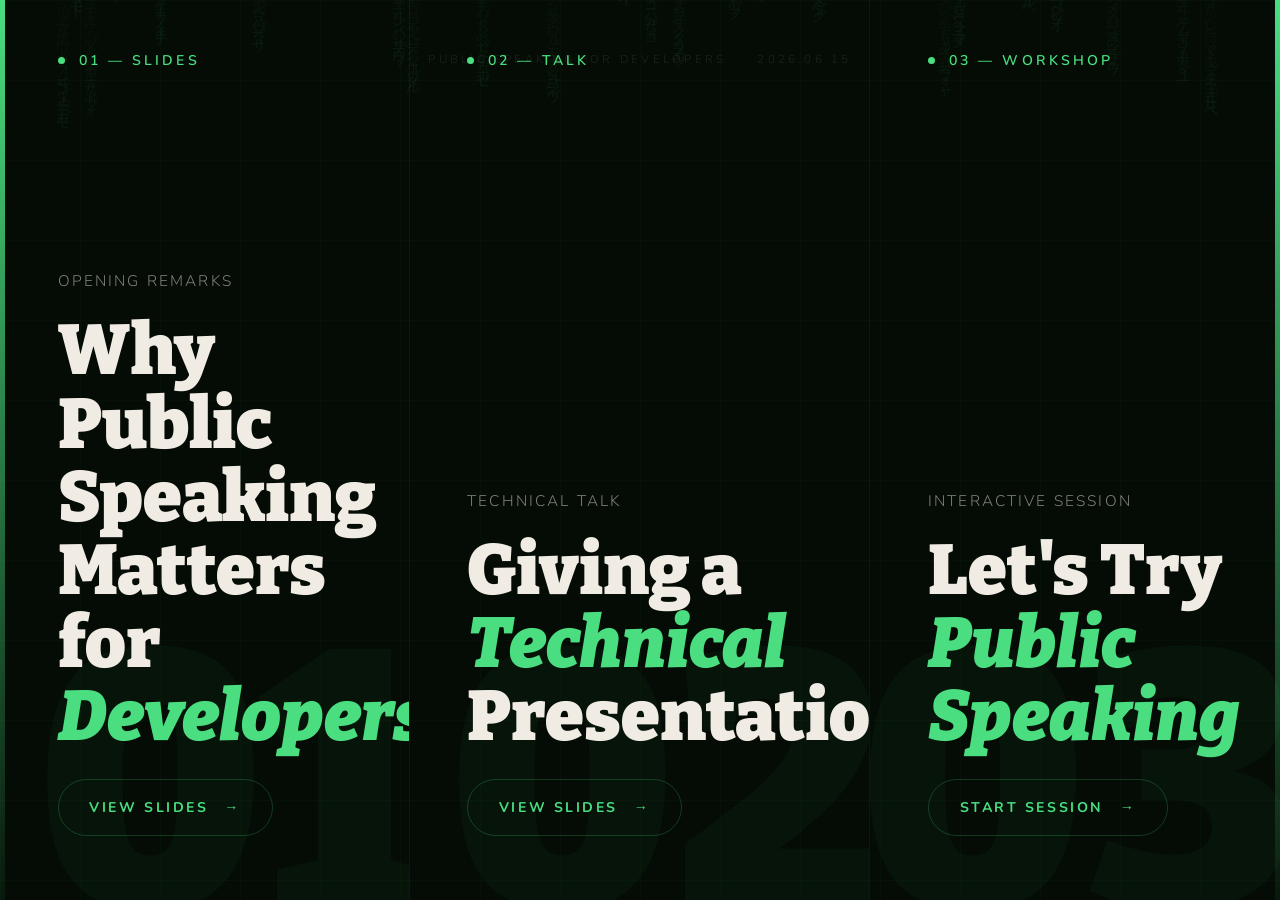
<file: index.html>
<!DOCTYPE html>
<html lang="en">
<head>
<script async src="https://www.googletagmanager.com/gtag/js?id=G-PBVB5QC3KN"></script>
<script>
  window.dataLayer = window.dataLayer || [];
  function gtag(){dataLayer.push(arguments);}
  gtag('js', new Date());
  gtag('config', 'G-PBVB5QC3KN');
</script>
<meta charset="UTF-8">
<meta name="viewport" content="width=device-width, initial-scale=1.0">
<title>Public Speaking for Developers</title>
<link rel="icon" href="data:image/svg+xml,<svg xmlns='http://www.w3.org/2000/svg' viewBox='0 0 100 100'><text y='.9em' font-size='90'>🎤</text></svg>">
<link href="https://fonts.googleapis.com/css2?family=Bitter:ital,wght@0,600;0,700;0,900;1,400;1,600&family=Nunito:wght@300;400;500;600&display=swap" rel="stylesheet">
<style>
:root {
    --bg:           #060d06;
    --bg-elevated:  #0c1a0c;
    --green:        #4ade80;
    --green-dim:    rgba(74, 222, 128, 0.22);
    --green-faint:  rgba(74, 222, 128, 0.07);
    --chalk:        #f0ece4;
    --chalk-dim:    rgba(240, 236, 228, 0.52);
    --chalk-faint:  rgba(240, 236, 228, 0.11);
    --font-serif:   'Bitter', Georgia, serif;
    --font-sans:    'Nunito', sans-serif;
    --ease-expo:    cubic-bezier(0.16, 1, 0.3, 1);
}

*, *::before, *::after { margin: 0; padding: 0; box-sizing: border-box; }

html, body {
    width: 100%; height: 100%;
    background: var(--bg);
    color: var(--chalk);
    font-family: var(--font-sans);
    overflow: hidden;
}

/* ——————————————————————————————
   MATRIX CANVAS
—————————————————————————————— */
#matrixCanvas {
    position: fixed;
    inset: 0;
    width: 100%; height: 100%;
    pointer-events: none;
    z-index: 0;
    opacity: 0.07;
}

/* ——————————————————————————————
   GRID TEXTURE
—————————————————————————————— */
body::before {
    content: '';
    position: fixed; inset: 0;
    background-image:
        linear-gradient(rgba(74,222,128,0.03) 1px, transparent 1px),
        linear-gradient(90deg, rgba(74,222,128,0.03) 1px, transparent 1px);
    background-size: 80px 80px;
    pointer-events: none;
    z-index: 0;
}

/* ——————————————————————————————
   SPLIT LAYOUT
—————————————————————————————— */
.split {
    position: relative;
    z-index: 1;
    display: grid;
    grid-template-columns: 32fr 36fr 32fr;
    width: 100vw;
    min-height: 100dvh;
    transition: grid-template-columns 0.55s var(--ease-expo);
}

.split:has(.panel:nth-child(1):hover) {
    grid-template-columns: 50fr 28fr 22fr;
}

.split:has(.panel:nth-child(2):hover) {
    grid-template-columns: 22fr 56fr 22fr;
}

.split:has(.panel:nth-child(3):hover) {
    grid-template-columns: 22fr 28fr 50fr;
}

/* ——————————————————————————————
   PANELS
—————————————————————————————— */
.panel {
    position: relative;
    display: flex;
    flex-direction: column;
    justify-content: flex-end;
    padding: clamp(32px, 5vw, 72px) clamp(28px, 4.5vw, 64px);
    min-height: 100dvh;
    text-decoration: none;
    color: inherit;
    overflow: hidden;
    cursor: pointer;
    transition: background 0.4s ease;
}

.panel:first-child,
.panel:nth-child(2) {
    border-right: 1px solid var(--green-faint);
}

.panel:first-child::before {
    content: '';
    position: absolute;
    left: 0; top: 0; bottom: 0;
    width: 5px;
    background: linear-gradient(to bottom, var(--green), rgba(74,222,128,0.06));
}

.panel:last-child::before {
    content: '';
    position: absolute;
    right: 0; top: 0; bottom: 0;
    width: 5px;
    background: linear-gradient(to bottom, var(--green), rgba(74,222,128,0.06));
}

.panel:hover {
    background: rgba(74, 222, 128, 0.025);
}

/* radial glow on hover */
.panel::after {
    content: '';
    position: absolute;
    inset: 0;
    background: radial-gradient(ellipse at 30% 80%, rgba(74,222,128,0.08) 0%, transparent 65%);
    opacity: 0;
    transition: opacity 0.4s ease;
    pointer-events: none;
}
.panel:hover::after { opacity: 1; }

/* ——————————————————————————————
   INDEX TAG  (top-left of each panel)
—————————————————————————————— */
.panel-index {
    position: absolute;
    top: clamp(28px, 4vw, 56px);
    left: clamp(28px, 4.5vw, 64px);
    display: flex;
    align-items: center;
    gap: 14px;
    font-family: var(--font-sans);
    font-weight: 600;
    font-size: clamp(13px, 1.1vw, 16px);
    letter-spacing: 0.22em;
    text-transform: uppercase;
    color: var(--green);
}
.panel-index::before {
    content: '';
    width: 7px; height: 7px;
    border-radius: 50%;
    background: var(--green);
    flex-shrink: 0;
}

/* ——————————————————————————————
   BIG NUMBER (background)
—————————————————————————————— */
.panel-bg-num {
    position: absolute;
    right: -0.04em;
    bottom: -0.18em;
    font-family: var(--font-serif);
    font-weight: 900;
    font-size: clamp(220px, 28vw, 420px);
    line-height: 1;
    color: rgba(74,222,128,0.04);
    pointer-events: none;
    user-select: none;
    transition: color 0.4s ease;
}
.panel:hover .panel-bg-num {
    color: rgba(74,222,128,0.07);
}

/* ——————————————————————————————
   CONTENT BLOCK
—————————————————————————————— */
.panel-content {
    position: relative;
    z-index: 1;
}

.panel-label {
    font-family: var(--font-sans);
    font-weight: 300;
    font-size: clamp(14px, 1.2vw, 18px);
    letter-spacing: 0.14em;
    color: var(--chalk-dim);
    text-transform: uppercase;
    margin-bottom: clamp(14px, 1.8vw, 24px);
}

.panel-title {
    font-family: var(--font-serif);
    font-weight: 900;
    font-size: clamp(42px, 5.5vw, 86px);
    line-height: 1.04;
    color: var(--chalk);
    margin-bottom: clamp(16px, 2vw, 28px);
}

.panel-title .accent {
    color: var(--green);
    font-style: italic;
}

.panel-sub {
    font-family: var(--font-sans);
    font-weight: 300;
    font-size: clamp(14px, 1.3vw, 19px);
    line-height: 1.65;
    color: var(--chalk-dim);
    max-width: 42ch;
    margin-bottom: clamp(28px, 3.5vw, 48px);
}

/* ——————————————————————————————
   CTA ARROW
—————————————————————————————— */
.panel-cta {
    display: inline-flex;
    align-items: center;
    gap: 16px;
    font-family: var(--font-sans);
    font-weight: 700;
    font-size: clamp(13px, 1.1vw, 16px);
    letter-spacing: 0.18em;
    text-transform: uppercase;
    color: var(--green);
    border: 1.5px solid var(--green-dim);
    padding: clamp(12px, 1.4vw, 18px) clamp(20px, 2.4vw, 32px);
    border-radius: 999px;
    transition: background 0.2s ease, border-color 0.2s ease, color 0.2s ease, transform 0.2s ease;
}

.panel:hover .panel-cta {
    background: var(--green);
    border-color: var(--green);
    color: var(--bg);
    transform: translateY(-2px);
}

.panel-cta-arrow {
    display: inline-block;
    transition: transform 0.3s var(--ease-expo);
}
.panel:hover .panel-cta-arrow {
    transform: translateX(5px);
}

/* ——————————————————————————————
   DIVIDER LINE (center top)
—————————————————————————————— */
.divider-label {
    position: fixed;
    top: clamp(28px, 4vw, 56px);
    left: 50%;
    transform: translateX(-50%);
    z-index: 10;
    font-family: var(--font-sans);
    font-weight: 300;
    font-size: clamp(11px, 0.9vw, 13px);
    letter-spacing: 0.28em;
    text-transform: uppercase;
    color: var(--chalk-faint);
    white-space: nowrap;
    pointer-events: none;
}

/* ——————————————————————————————
   MOBILE FALLBACK
—————————————————————————————— */
@media (max-width: 768px) {
    html, body { overflow: auto; }
    .split {
        grid-template-columns: 1fr !important;
        grid-template-rows: repeat(3, auto);
        min-height: 100dvh;
    }
    .panel {
        min-height: 34dvh;
    }
    .panel:first-child,
    .panel:nth-child(2) {
        border-right: none;
        border-bottom: 1px solid var(--green-faint);
    }
    .panel-bg-num { font-size: clamp(120px, 40vw, 200px); }
    .divider-label { display: none; }
}

/* ——————————————————————————————
   LOAD-IN ANIMATION
—————————————————————————————— */
@keyframes fadeUp {
    from { opacity: 0; transform: translateY(22px); }
    to   { opacity: 1; transform: translateY(0); }
}

.panel-index    { animation: fadeUp 0.65s var(--ease-expo) 0.1s both; }
.panel-label    { animation: fadeUp 0.65s var(--ease-expo) 0.2s both; }
.panel-title    { animation: fadeUp 0.65s var(--ease-expo) 0.3s both; }
.panel-sub      { animation: fadeUp 0.65s var(--ease-expo) 0.4s both; }
.panel-cta      { animation: fadeUp 0.65s var(--ease-expo) 0.52s both; }

.panel:nth-child(2) .panel-index { animation-delay: 0.18s; }
.panel:nth-child(2) .panel-label { animation-delay: 0.28s; }
.panel:nth-child(2) .panel-title { animation-delay: 0.38s; }
.panel:nth-child(2) .panel-sub   { animation-delay: 0.48s; }
.panel:nth-child(2) .panel-cta   { animation-delay: 0.60s; }

.panel:last-child .panel-index { animation-delay: 0.26s; }
.panel:last-child .panel-label { animation-delay: 0.36s; }
.panel:last-child .panel-title { animation-delay: 0.46s; }
.panel:last-child .panel-sub   { animation-delay: 0.56s; }
.panel:last-child .panel-cta   { animation-delay: 0.68s; }

@media (prefers-reduced-motion: reduce) {
    *, *::before, *::after {
        animation-duration: 0.01ms !important;
        transition-duration: 0.1s !important;
    }
}
</style>
</head>
<body>

<canvas id="matrixCanvas" aria-hidden="true"></canvas>

<span class="divider-label">Public Speaking for Developers &nbsp;·&nbsp; 2026.06.15</span>

<div class="split">

  <!-- PANEL 1: Opening slides -->
  <a class="panel" href="opening/index.html">
    <span class="panel-index">01 &mdash; Slides</span>
    <div class="panel-bg-num" aria-hidden="true">01</div>
    <div class="panel-content">
      <p class="panel-label">Opening Remarks</p>
      <h2 class="panel-title">Why Public<br>Speaking Matters<br>for <span class="accent">Developers</span></h2>
      <span class="panel-cta">View slides <span class="panel-cta-arrow">&rarr;</span></span>
    </div>
  </a>

  <!-- PANEL 2: Technical talk -->
  <a class="panel" href="talk/index.html">
    <span class="panel-index">02 &mdash; Talk</span>
    <div class="panel-bg-num" aria-hidden="true">02</div>
    <div class="panel-content">
      <p class="panel-label">Technical talk</p>
      <h2 class="panel-title">Giving a<br><span class="accent">Technical</span><br>Presentation</h2>
      <span class="panel-cta">View slides <span class="panel-cta-arrow">&rarr;</span></span>
    </div>
  </a>

  <!-- PANEL 3: Interactive workshop -->
  <a class="panel" href="interactive/index.html">
    <span class="panel-index">03 &mdash; Workshop</span>
    <div class="panel-bg-num" aria-hidden="true">03</div>
    <div class="panel-content">
      <p class="panel-label">Interactive session</p>
      <h2 class="panel-title">Let's Try<br><span class="accent">Public Speaking</span></h2>
      <span class="panel-cta">Start session <span class="panel-cta-arrow">&rarr;</span></span>
    </div>
  </a>

</div>

<script>
(function () {
    const canvas = document.getElementById('matrixCanvas');
    const ctx    = canvas.getContext('2d');
    const GREEN  = '#4ade80';
    const FONT_SIZE = 14;
    let cols, drops;

    function resize() {
        canvas.width  = window.innerWidth;
        canvas.height = window.innerHeight;
        cols  = Math.floor(canvas.width / FONT_SIZE);
        drops = Array.from({ length: cols }, () => Math.random() * -50);
    }

    function draw() {
        ctx.fillStyle = 'rgba(6,13,6,0.05)';
        ctx.fillRect(0, 0, canvas.width, canvas.height);
        ctx.fillStyle = GREEN;
        ctx.font      = FONT_SIZE + 'px monospace';
        for (let i = 0; i < drops.length; i++) {
            const char = String.fromCharCode(0x30A0 + Math.random() * 96);
            ctx.fillText(char, i * FONT_SIZE, drops[i] * FONT_SIZE);
            if (drops[i] * FONT_SIZE > canvas.height && Math.random() > 0.975) {
                drops[i] = 0;
            }
            drops[i] += 0.4;
        }
    }

    resize();
    window.addEventListener('resize', resize);
    setInterval(draw, 50);
})();
</script>

</body>
</html>
</file>
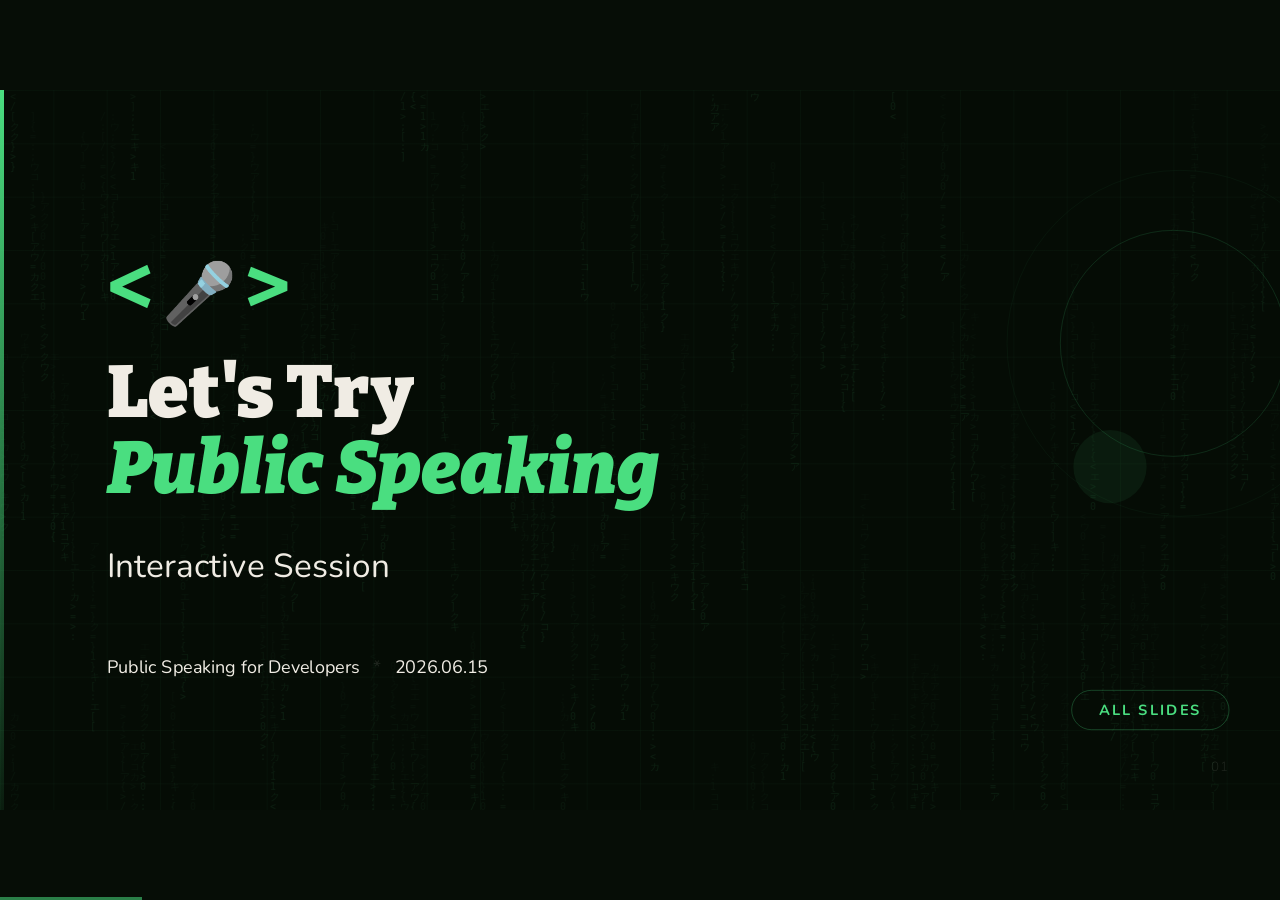
<file: interactive/index.html>
<!DOCTYPE html>
<html lang="en">
<head>
<script async src="https://www.googletagmanager.com/gtag/js?id=G-PBVB5QC3KN"></script>
<script>
  window.dataLayer = window.dataLayer || [];
  function gtag(){dataLayer.push(arguments);}
  gtag('js', new Date());
  gtag('config', 'G-PBVB5QC3KN');
</script>
<meta charset="UTF-8">
<meta name="viewport" content="width=device-width, initial-scale=1.0">
<title>Interactive Session · Public Speaking for Developers</title>
<link rel="icon" href="data:image/svg+xml,<svg xmlns='http://www.w3.org/2000/svg' viewBox='0 0 100 100'><text y='.9em' font-size='90'>🎤</text></svg>">
<link href="https://fonts.googleapis.com/css2?family=Bitter:ital,wght@0,600;0,700;0,900;1,400;1,600&family=Nunito:ital,wght@0,300;0,400;0,500;0,600;1,300;1,400&display=swap" rel="stylesheet">
<style>

/* === CSS CUSTOM PROPERTIES ===================================
   Palette: dark green base, bright green accent, chalk text
   ============================================================ */
:root {
    --bg:           #060d06;
    --bg-elevated:  #0c1a0c;
    --green:        #4ade80;
    --green-dim:    rgba(74, 222, 128, 0.22);
    --green-faint:  rgba(74, 222, 128, 0.07);
    --chalk:        #f0ece4;
    --chalk-dim:    #f0ece4;
    --chalk-faint:  rgba(240, 236, 228, 0.11);

    --font-serif: 'Bitter', Georgia, serif;
    --font-sans:  'Nunito', sans-serif;

    --ease-expo: cubic-bezier(0.16, 1, 0.3, 1);
    --stage-bg: #060d06;
}

/* === RESET ================================================== */
*, *::before, *::after { margin: 0; padding: 0; box-sizing: border-box; }

/* === VIEWPORT BASE — fixed 1920×1080 stage ================= */
html, body {
    width: 100%; height: 100%;
    overflow: hidden;
    background: var(--stage-bg);
}

.deck-viewport {
    position: fixed; inset: 0;
    overflow: hidden;
    background: var(--stage-bg);
}

.deck-stage {
    position: absolute;
    left: 0; top: 0;
    width: 1920px; height: 1080px;
    overflow: hidden;
    transform-origin: 0 0;
    background: var(--bg);
}

.slide {
    position: absolute; inset: 0;
    width: 1920px; height: 1080px;
    overflow: hidden;
    display: block;
    visibility: hidden;
    opacity: 0;
    pointer-events: none;
    background: transparent;
}

.slide.active, .slide.visible {
    visibility: visible;
    opacity: 1;
    pointer-events: auto;
    z-index: 1;
}

img, video, canvas, svg { max-width: 100%; max-height: 100%; }

@media print {
    html, body { width: 1920px; height: auto; overflow: visible; background: #fff; }
    .deck-viewport { position: static; overflow: visible; }
    .deck-stage { position: static; width: auto; height: auto; transform: none !important; }
    .slide { position: relative; display: block !important; visibility: visible !important; opacity: 1 !important; pointer-events: auto !important; width: 1920px; height: 1080px; break-after: page; background: var(--bg); }
    .slide:last-child { break-after: auto; }
    .matrix-canvas, .deck-controls { display: none !important; }
}

@media (prefers-reduced-motion: reduce) {
    *, *::before, *::after { animation-duration: 0.01ms !important; transition-duration: 0.2s !important; }
}

/* === MATRIX CANVAS ========================================= */
.matrix-canvas {
    position: absolute; inset: 0;
    width: 1920px; height: 1080px;
    pointer-events: none;
    z-index: 0;
    opacity: 0.09;
}

/* === SLIDE GRID TEXTURE ==================================== */
.slide::before {
    content: '';
    position: absolute; inset: 0;
    background-image:
        linear-gradient(rgba(74,222,128,0.03) 1px, transparent 1px),
        linear-gradient(90deg, rgba(74,222,128,0.03) 1px, transparent 1px);
    background-size: 80px 80px;
    pointer-events: none;
    z-index: 0;
}

/* === SLIDE INNER =========================================== */
.slide-inner {
    position: relative;
    z-index: 1;
    width: 100%; height: 100%;
}

/* === SHARED DECORATIVE PIECES ============================== */
.left-accent {
    position: absolute;
    left: 0; top: 0; bottom: 0;
    width: 6px;
    background: linear-gradient(to bottom, var(--green), rgba(74,222,128,0.08));
    z-index: 2;
}

.slide-number {
    position: absolute;
    bottom: 52px; right: 76px;
    font-family: var(--font-sans);
    font-weight: 300;
    font-size: 20px;
    letter-spacing: 0.1em;
    color: var(--chalk-faint);
    z-index: 10;
    pointer-events: none;
}

.section-tag {
    display: inline-flex;
    align-items: center;
    gap: 12px;
    font-family: var(--font-sans);
    font-weight: 600;
    font-size: 20px;
    letter-spacing: 0.2em;
    text-transform: uppercase;
    color: var(--green);
}
.section-tag::before {
    content: '';
    width: 8px; height: 8px;
    border-radius: 50%;
    background: var(--green);
    flex-shrink: 0;
}

/* === REVEAL ANIMATIONS ===================================== */
.reveal {
    opacity: 0;
    transform: translateY(26px);
    transition: opacity 0.65s var(--ease-expo), transform 0.65s var(--ease-expo);
}

.reveal-left {
    opacity: 0;
    transform: translateX(-28px);
    transition: opacity 0.65s var(--ease-expo), transform 0.65s var(--ease-expo);
}

.slide.visible .reveal,
.slide.visible .reveal-left {
    opacity: 1;
    transform: none;
}
.delay-1 { transition-delay: 0.06s; }
.delay-2 { transition-delay: 0.16s; }
.delay-3 { transition-delay: 0.28s; }
.delay-4 { transition-delay: 0.40s; }
.delay-5 { transition-delay: 0.52s; }
.delay-6 { transition-delay: 0.64s; }
.delay-7 { transition-delay: 0.76s; }
.delay-8 { transition-delay: 0.88s; }

/* === LAYOUT: TITLE SLIDE =================================== */
.layout-title {
    display: flex;
    align-items: center;
    padding: 0 160px;
    height: 100%;
    position: relative;
}
.layout-title .content { max-width: 1220px; }
.title-bracket-deco {
    font-family: var(--font-serif);
    font-weight: 700;
    font-size: 132px;
    color: var(--green);
    letter-spacing: 0.08em;
    line-height: 1;
    margin-bottom: 32px;
    opacity: 0.75;
}
.slide-hero-title {
    font-family: var(--font-serif);
    font-weight: 900;
    font-size: 110px;
    line-height: 1.05;
    color: var(--chalk);
    margin-bottom: 52px;
}
.accent { color: var(--green); font-style: italic; }
.title-meta {
    display: flex;
    align-items: center;
    gap: 20px;
    font-family: var(--font-sans);
    font-size: 27px;
    color: var(--chalk-dim);
}
.title-meta .sep { color: var(--chalk-faint); }
.deco-circles {
    position: absolute;
    right: 0; top: 0; bottom: 0;
    width: 580px;
    pointer-events: none;
    overflow: hidden;
}
.deco-circle {
    position: absolute;
    border-radius: 50%;
    border: 1px solid var(--green-faint);
}
.c1 { width: 520px; height: 520px; top: 120px; right: -110px; }
.c2 { width: 340px; height: 340px; top: 210px; right: -10px; border-color: var(--green-dim); border-width: 0.5px; }
.c3 { width: 110px; height: 110px; top: 510px; right: 200px; background: var(--green-faint); border: none; }

/* === LAYOUT: ARC POINT ===================================== */
.layout-arc {
    display: flex;
    flex-direction: column;
    justify-content: center;
    padding: 0 160px;
    height: 100%;
    position: relative;
}
.arc-bg-number {
    position: absolute;
    right: 80px;
    top: 50%;
    transform: translateY(-50%);
    font-family: var(--font-serif);
    font-weight: 900;
    font-size: 380px;
    line-height: 1;
    color: rgba(74,222,128,0.04);
    pointer-events: none;
    user-select: none;
}
.arc-tag {
    display: flex;
    align-items: center;
    gap: 16px;
    margin-bottom: 44px;
}
.arc-tag-label {
    font-family: var(--font-sans);
    font-weight: 600;
    font-size: 20px;
    letter-spacing: 0.18em;
    text-transform: uppercase;
    color: var(--green);
}
.arc-tag-line {
    width: 50px; height: 1.5px;
    background: var(--green);
    opacity: 0.35;
}
.arc-title {
    font-family: var(--font-serif);
    font-weight: 700;
    font-size: 90px;
    line-height: 1.07;
    color: var(--chalk);
    max-width: 1100px;
    margin-bottom: 36px;
}
.arc-body {
    font-family: var(--font-sans);
    font-weight: 300;
    font-size: 38px;
    line-height: 1.65;
    color: var(--chalk-dim);
    max-width: 880px;
}
.arc-note {
    font-family: var(--font-sans);
    font-style: italic;
    font-weight: 300;
    font-size: 30px;
    color: var(--chalk-dim);
    opacity: 0.65;
    margin-top: 28px;
}

/* === LAYOUT: SPLIT ========================================= */
.layout-split {
    display: grid;
    grid-template-columns: 40% 60%;
    height: 100%;
}
.split-content {
    display: flex;
    flex-direction: column;
    justify-content: center;
    padding: 80px 60px 80px 160px;
    position: relative;
    z-index: 1;
}
.split-title {
    font-family: var(--font-serif);
    font-weight: 900;
    font-size: 80px;
    line-height: 1.07;
    color: var(--chalk);
    margin-bottom: 28px;
    margin-top: 28px;
}
.split-body {
    font-family: var(--font-sans);
    font-weight: 300;
    font-size: 30px;
    color: var(--chalk-dim);
    line-height: 1.6;
    max-width: 520px;
}
.split-panel {
    background: var(--bg-elevated);
    border-left: 1px solid var(--green-faint);
    display: flex;
    flex-direction: column;
    align-items: flex-start;
    justify-content: center;
    position: relative;
    overflow: hidden;
    padding: 80px 100px;
}
.split-panel::before {
    content: '';
    position: absolute; inset: 0;
    background: radial-gradient(ellipse at 50% 30%, rgba(74,222,128,0.07) 0%, transparent 70%);
    pointer-events: none;
}

/* === STEPS LIST ============================================ */
.steps-list {
    display: flex;
    flex-direction: column;
    gap: 28px;
    width: 100%;
    position: relative;
    z-index: 1;
}
.step-item {
    display: flex;
    align-items: flex-start;
    gap: 28px;
}
.step-num {
    font-family: var(--font-serif);
    font-weight: 900;
    font-size: 48px;
    color: var(--green);
    line-height: 1;
    min-width: 48px;
    text-align: right;
    flex-shrink: 0;
    opacity: 0.85;
}
.step-text {
    font-family: var(--font-sans);
    font-weight: 300;
    font-size: 32px;
    color: var(--chalk-dim);
    line-height: 1.5;
    padding-top: 4px;
}
.step-note {
    display: block;
    font-family: var(--font-sans);
    font-style: italic;
    font-size: 22px;
    color: var(--green);
    opacity: 0.7;
    margin-top: 2px;
}

/* === LAYOUT: TOPICS ======================================== */
.layout-topics {
    display: flex;
    flex-direction: column;
    justify-content: center;
    padding: 80px 160px;
    height: 100%;
    position: relative;
}
.topics-header { margin-bottom: 52px; }
.topics-title {
    font-family: var(--font-serif);
    font-weight: 700;
    font-size: 76px;
    line-height: 1.07;
    color: var(--chalk);
    margin-top: 16px;
}
.topics-grid {
    display: grid;
    grid-template-columns: 1fr 1fr;
    column-gap: 80px;
    row-gap: 36px;
}
.topic-item {
    display: flex;
    align-items: flex-start;
    gap: 24px;
}
.topic-num {
    font-family: var(--font-serif);
    font-weight: 900;
    font-size: 58px;
    color: var(--green);
    opacity: 0.6;
    line-height: 1;
    min-width: 52px;
    text-align: right;
    flex-shrink: 0;
}
.topic-text {
    font-family: var(--font-sans);
    font-weight: 400;
    font-size: 34px;
    color: var(--chalk);
    line-height: 1.45;
    padding-top: 8px;
}

/* === LAYOUT: IMPACT ======================================== */
.layout-impact {
    display: flex;
    flex-direction: column;
    align-items: center;
    justify-content: center;
    text-align: center;
    padding: 0 160px;
    height: 100%;
}
.impact-headline {
    font-family: var(--font-serif);
    font-weight: 900;
    font-size: 132px;
    line-height: 1.04;
    color: var(--chalk);
    margin-bottom: 36px;
}
.impact-sub {
    font-family: var(--font-sans);
    font-weight: 300;
    font-size: 44px;
    color: var(--chalk-dim);
    line-height: 1.5;
}
.impact-sub strong { color: var(--chalk); font-weight: 500; }

/* === LAYOUT: CLOSING ======================================= */
.layout-closing {
    display: flex;
    flex-direction: column;
    align-items: flex-start;
    justify-content: center;
    padding: 0 160px;
    height: 100%;
    position: relative;
}
.closing-title {
    font-family: var(--font-serif);
    font-weight: 900;
    font-size: 100px;
    line-height: 1.07;
    color: var(--chalk);
    max-width: 1200px;
    margin-bottom: 40px;
}
.closing-sub {
    font-family: var(--font-sans);
    font-weight: 300;
    font-size: 36px;
    color: var(--chalk-dim);
    max-width: 960px;
    line-height: 1.65;
}

/* === RESTART BUTTON ======================================== */
@keyframes restart-pulse {
    0%   { box-shadow: 0 0 0 0 rgba(74,222,128,0.55); }
    70%  { box-shadow: 0 0 0 28px rgba(74,222,128,0); }
    100% { box-shadow: 0 0 0 0 rgba(74,222,128,0); }
}
.restart-btn {
    position: absolute;
    bottom: 90px;
    left: 50%;
    transform: translateX(-50%);
    background: transparent;
    border: 2px solid var(--green);
    color: var(--green);
    font-family: var(--font-sans);
    font-weight: 700;
    font-size: 36px;
    letter-spacing: 0.15em;
    text-transform: uppercase;
    padding: 28px 80px;
    border-radius: 999px;
    cursor: pointer;
    white-space: nowrap;
    animation: restart-pulse 2s ease-out infinite;
    transition: background 0.2s ease, color 0.2s ease;
}
.restart-btn:hover {
    background: var(--green);
    color: var(--bg);
    animation: none;
}

.all-slides-btn {
    position: absolute;
    bottom: 120px;
    right: 76px;
    z-index: 10;
    font-family: var(--font-sans);
    font-weight: 700;
    font-size: 22px;
    letter-spacing: 0.15em;
    text-transform: uppercase;
    color: var(--green);
    border: 1.5px solid rgba(74,222,128,0.4);
    padding: 14px 40px;
    border-radius: 999px;
    text-decoration: none;
    transition: background 0.2s ease, color 0.2s ease, border-color 0.2s ease;
}
.all-slides-btn:hover {
    background: var(--green);
    color: var(--bg);
    border-color: var(--green);
}

/* === PROGRESS BAR ========================================== */
.progress-bar {
    position: fixed;
    bottom: 0; left: 0;
    height: 3px;
    background: var(--green);
    transition: width 0.4s var(--ease-expo);
    z-index: 2000;
    opacity: 0.55;
}

</style>
</head>
<body>

<div class="deck-viewport">
  <main class="deck-stage" id="deckStage">

    <canvas id="matrixCanvas" class="matrix-canvas" aria-hidden="true"></canvas>

    <!-- ===========================================================
    SLIDE 01  TITLE
    ============================================================ -->
    <section class="slide active" id="slide-1" aria-label="Title: Let's Try Public Speaking">
      <div class="left-accent"></div>
      <div class="slide-inner layout-title">
        <div class="content">
          <div style="height:36px"></div>
          <div class="title-bracket-deco reveal delay-2">&lt;<span style="font-size:0.68em;vertical-align:middle">🎤</span>&gt;</div>
          <h1 class="slide-hero-title reveal delay-3">
            Let's Try<br>
            <span class="accent">Public Speaking</span>
          </h1>
          <div class="title-meta reveal" style="font-size:50px">
            <span>Interactive Session</span>
          </div>
          <div class="title-meta reveal delay-5" style="margin-top:100px">
            <span>Public Speaking for Developers</span>
            <span class="sep">*</span>
            <span>2026.06.15</span>
          </div>
        </div>
      </div>
      <div class="deco-circles" aria-hidden="true">
        <div class="deco-circle c1"></div>
        <div class="deco-circle c2"></div>
        <div class="deco-circle c3"></div>
      </div>
      <a href="../index.html" class="all-slides-btn">All slides</a>
      <div class="slide-number">01</div>
    </section>

    <!-- ===========================================================
    SLIDE 02  HOW IT WORKS — 5-step process
    ============================================================ -->
    <section class="slide" id="slide-2" aria-label="How It Works">
      <div class="left-accent"></div>
      <div class="slide-inner layout-split">
        <div class="split-content">
          <div class="section-tag reveal delay-1">Interactive Session</div>
          <h2 class="split-title reveal delay-2">How It<br><span class="accent">Works</span></h2>
          <p class="split-body reveal delay-3">Follow these steps with your group.</p>
        </div>
        <div class="split-panel">
          <div class="steps-list">
            <div class="step-item reveal delay-2">
              <span class="step-num">1</span>
              <span class="step-text">Split into small groups of <strong style="color:var(--chalk)">5–10</strong> (EN, JA fluency)</span>
            </div>
            <div class="step-item reveal delay-3">
              <span class="step-num">2</span>
              <span class="step-text">Pick your <strong style="color:var(--chalk)">favourite topic</strong> from the next slide</span>
            </div>
            <div class="step-item reveal delay-4">
              <span class="step-num">3</span>
              <span class="step-text">
                How to structure + <strong style="color:var(--chalk)">Demo</strong> talk
              </span>
            </div>
            <div class="step-item reveal delay-5">
              <span class="step-num">4</span>
              <span class="step-text">
                Spend <strong style="color:var(--chalk)">5 minutes</strong> preparing a 1 min talk
                <span class="step-note">Get advice from on-site mentors</span>
              </span>
            </div>
            <div class="step-item reveal delay-6">
              <span class="step-num">5</span>
              <span class="step-text">
                Give your talk to your group
                <span class="step-note">Immediate feedback</span>
              </span>
            </div>
            <div class="step-item reveal delay-7">
              <span class="step-num">6</span>
              <span class="step-text"><strong style="color:var(--chalk)">Grab the stage !</strong></span>
            </div>
          </div>
        </div>
      </div>
      <div class="slide-number">02</div>
    </section>

    <!-- ===========================================================
    SLIDE 03  TOPICS — 7 options in two-column grid
    ============================================================ -->
    <section class="slide" id="slide-3" aria-label="Choose Your Topic">
      <div class="left-accent"></div>
      <div class="slide-inner layout-topics">
        <div class="topics-header reveal delay-1">
          <div class="section-tag">Pick one · your favourite</div>
          <h2 class="topics-title">Choose Your <span class="accent">Topic</span></h2>
        </div>
        <div class="topics-grid">
          <!-- Col 1: topics 1–4 / Col 2: topics 5–7 (grid fills left-to-right per row) -->
          <div class="topic-item reveal delay-2">
            <span class="topic-num">1</span>
            <span class="topic-text">My first production incident / big mistake at work</span>
          </div>
          <div class="topic-item reveal delay-2">
            <span class="topic-num">5</span>
            <span class="topic-text">My recent obsession</span>
          </div>

          <div class="topic-item reveal delay-3">
            <span class="topic-num">2</span>
            <span class="topic-text">The career advice I wish I had ignored</span>
          </div>
          <div class="topic-item reveal delay-3">
            <span class="topic-num">6</span>
            <span class="topic-text">My skill that would surprise my coworkers</span>
          </div>

          <div class="topic-item reveal delay-4">
            <span class="topic-num">3</span>
            <span class="topic-text">What I would fix in the tech industry</span>
          </div>
          <div class="topic-item reveal delay-4">
            <span class="topic-num">7</span>
            <span class="topic-text">Something from my childhood that still influences how I work</span>
          </div>

          <div class="topic-item reveal delay-5">
            <span class="topic-num">4</span>
            <span class="topic-text">A topic I can give a 1 hour lecture on</span>
          </div>
        </div>
      </div>
      <div class="slide-number">03</div>
    </section>

    <!-- ===========================================================
    SLIDE 04  STRUCTURE + DEMO
    ============================================================ -->
    <section class="slide" id="slide-4" aria-label="Structure and Demo">
      <div class="left-accent"></div>
      <div class="slide-inner layout-impact">
        <h2 class="impact-headline reveal delay-1">
          Structure<br><span class="accent">+ Demo</span>
        </h2>
        <p class="impact-sub reveal delay-3">
          Start, Middle, End
        </p>
      </div>
      <div class="slide-number">04</div>
    </section>

    <!-- ===========================================================
    SLIDE 05  PREP TIME
    ============================================================ -->
    <section class="slide" id="slide-5" aria-label="Prep Time">
      <div class="left-accent"></div>
      <div class="slide-inner layout-impact">
        <h2 class="impact-headline reveal delay-1">
          Prep<br><span class="accent">Time !</span>
        </h2>
        <p class="impact-sub reveal delay-3">
          <strong>5 minutes</strong> · get help from on-site mentors
        </p>
      </div>
      <div class="slide-number">05</div>
    </section>

    <!-- ===========================================================
    SLIDE 06  TALK TIME
    ============================================================ -->
    <section class="slide" id="slide-6" aria-label="Talk Time">
      <div class="left-accent"></div>
      <div class="slide-inner layout-impact">
        <h2 class="impact-headline reveal delay-1">
          Talk<br><span class="accent">Time !</span>
        </h2>
        <p class="impact-sub reveal delay-3">
          <strong>1 minute</strong> · timed by organizers
        </p>
      </div>
      <div class="slide-number">06</div>
    </section>

    <!-- ===========================================================
    SLIDE 07  FEEDBACK TIME
    ============================================================ -->
    <section class="slide" id="slide-7" aria-label="Feedback Time">
      <div class="left-accent"></div>
      <div class="slide-inner layout-impact">
        <h2 class="impact-headline reveal delay-1">
          Feedback<br><span class="accent">Time !</span>
        </h2>
        <p class="impact-sub reveal delay-3">
          <strong>1 minute max</strong> · timed by organizers
        </p>
      </div>
      <div class="slide-number">07</div>
    </section>

    <!-- ===========================================================
    SLIDE 08  NOMINATION TIME
    ============================================================ -->
    <section class="slide" id="slide-8" aria-label="Nomination Time">
      <div class="left-accent"></div>
      <div class="slide-inner layout-arc">
        <div class="arc-bg-number" aria-hidden="true">08</div>
        <div class="arc-tag reveal delay-1">
          <span class="arc-tag-label">Final Step</span>
          <div class="arc-tag-line"></div>
        </div>
        <h2 class="arc-title reveal delay-2">Nomination<br><span class="accent">Time !</span></h2>
        <p class="arc-body reveal delay-3">
          Nominate one person from your group<br>
          to present on the main stage.
        </p>
        <p class="arc-note reveal delay-4">( No, you can't vote for yourself )</p>
      </div>
      <div class="slide-number">08</div>
    </section>

    <!-- ===========================================================
    SLIDE 09  NETWORKING & DRINKS — closing
    ============================================================ -->
    <section class="slide" id="slide-9" aria-label="Networking and Drinks">
      <div class="left-accent"></div>
      <div class="slide-inner layout-closing">
        <h2 class="closing-title reveal delay-2">
          🍕🍺 Networking<br>&amp; <span class="accent">Drinks</span>
        </h2>
        <button class="restart-btn reveal delay-6" onclick="deck.show(0)">↩ Restart</button>
      </div>
      <div class="deco-circles" aria-hidden="true">
        <div class="deco-circle c1"></div>
        <div class="deco-circle c2"></div>
        <div class="deco-circle c3"></div>
      </div>
      <a href="../index.html" class="all-slides-btn">All slides</a>
      <div class="slide-number">09</div>
    </section>

  </main>
</div>

<div class="progress-bar" id="progressBar"></div>

<script>
/* === MATRIX RAIN — very low opacity, atmosphere only ======= */
(function initMatrix() {
    const canvas = document.getElementById('matrixCanvas');
    canvas.width  = 1920;
    canvas.height = 1080;
    const ctx  = canvas.getContext('2d');
    const fs   = 15;
    const cols = Math.floor(1920 / fs);
    const drops = Array.from({length: cols}, () => Math.floor(Math.random() * 72));
    const chars = '01アウエカキクコ<>/{}[];:=>';

    function draw() {
        ctx.fillStyle = 'rgba(6,13,6,0.06)';
        ctx.fillRect(0, 0, 1920, 1080);
        ctx.fillStyle = '#4ade80';
        ctx.font = `${fs}px monospace`;
        for (let i = 0; i < drops.length; i++) {
            ctx.fillText(chars[Math.floor(Math.random() * chars.length)], i * fs, drops[i] * fs);
            if (drops[i] * fs > 1080 && Math.random() > 0.975) drops[i] = 0;
            drops[i]++;
        }
    }
    setInterval(draw, 80);
})();

/* === SLIDE PRESENTATION CONTROLLER ========================= */
class SlidePresentation {
    constructor(startIdx = 0) {
        this.slides  = Array.from(document.querySelectorAll('.slide'));
        this.total   = this.slides.length;
        this.current = 0;
        this.stage   = document.getElementById('deckStage');
        this.bar     = document.getElementById('progressBar');

        this.setupScale();
        this.setupKeyboard();
        this.setupTouch();
        this.setupWheel();
        this.show(startIdx, false);
    }

    setupScale() {
        const scale = () => {
            const f = Math.min(window.innerWidth / 1920, window.innerHeight / 1080);
            const x = (window.innerWidth  - 1920 * f) / 2;
            const y = (window.innerHeight - 1080 * f) / 2;
            this.stage.style.transform = `translate(${x}px,${y}px) scale(${f})`;
        };
        scale();
        window.addEventListener('resize', scale);
    }

    setupKeyboard() {
        document.addEventListener('keydown', e => {
            if (e.target.getAttribute('contenteditable')) return;
            if (e.key === 'ArrowRight' || e.key === 'ArrowDown' || e.key === ' ')
                { e.preventDefault(); this.next(); }
            if (e.key === 'ArrowLeft' || e.key === 'ArrowUp')
                { e.preventDefault(); this.prev(); }
            if (e.key === 'Home') this.show(0);
            if (e.key === 'End')  this.show(this.total - 1);
        });
    }

    setupTouch() {
        let sx = 0, sy = 0;
        document.addEventListener('touchstart', e => {
            sx = e.touches[0].clientX;
            sy = e.touches[0].clientY;
        }, {passive: true});
        document.addEventListener('touchend', e => {
            const dx = e.changedTouches[0].clientX - sx;
            const dy = e.changedTouches[0].clientY - sy;
            if (Math.abs(dx) > Math.abs(dy) && Math.abs(dx) > 50)
                dx < 0 ? this.next() : this.prev();
        });
    }

    setupWheel() {
        let last = 0;
        document.addEventListener('wheel', e => {
            const now = Date.now();
            if (now - last < 600) return;
            last = now;
            e.deltaY > 0 ? this.next() : this.prev();
        }, {passive: true});
    }

    next() { this.show(this.current + 1); }
    prev() { this.show(this.current - 1); }

    show(idx, push = true) {
        this.current = Math.max(0, Math.min(idx, this.total - 1));
        this.slides.forEach((s, i) => {
            const on = i === this.current;
            s.classList.toggle('active',  on);
            s.classList.toggle('visible', on);
        });
        this.bar.style.width = ((this.current + 1) / this.total * 100) + '%';
        const url = '#' + (this.current + 1);
        if (push) history.pushState({slide: this.current + 1}, '', url);
        else      history.replaceState({slide: this.current + 1}, '', url);
    }
}

const initialHash = parseInt(location.hash.slice(1));
const deck = new SlidePresentation(initialHash >= 1 ? initialHash - 1 : 0);

window.addEventListener('popstate', e => {
    const slide = e.state?.slide ?? parseInt(location.hash.slice(1));
    if (slide >= 1) deck.show(slide - 1, false);
});
</script>
</body>
</html>
</file>
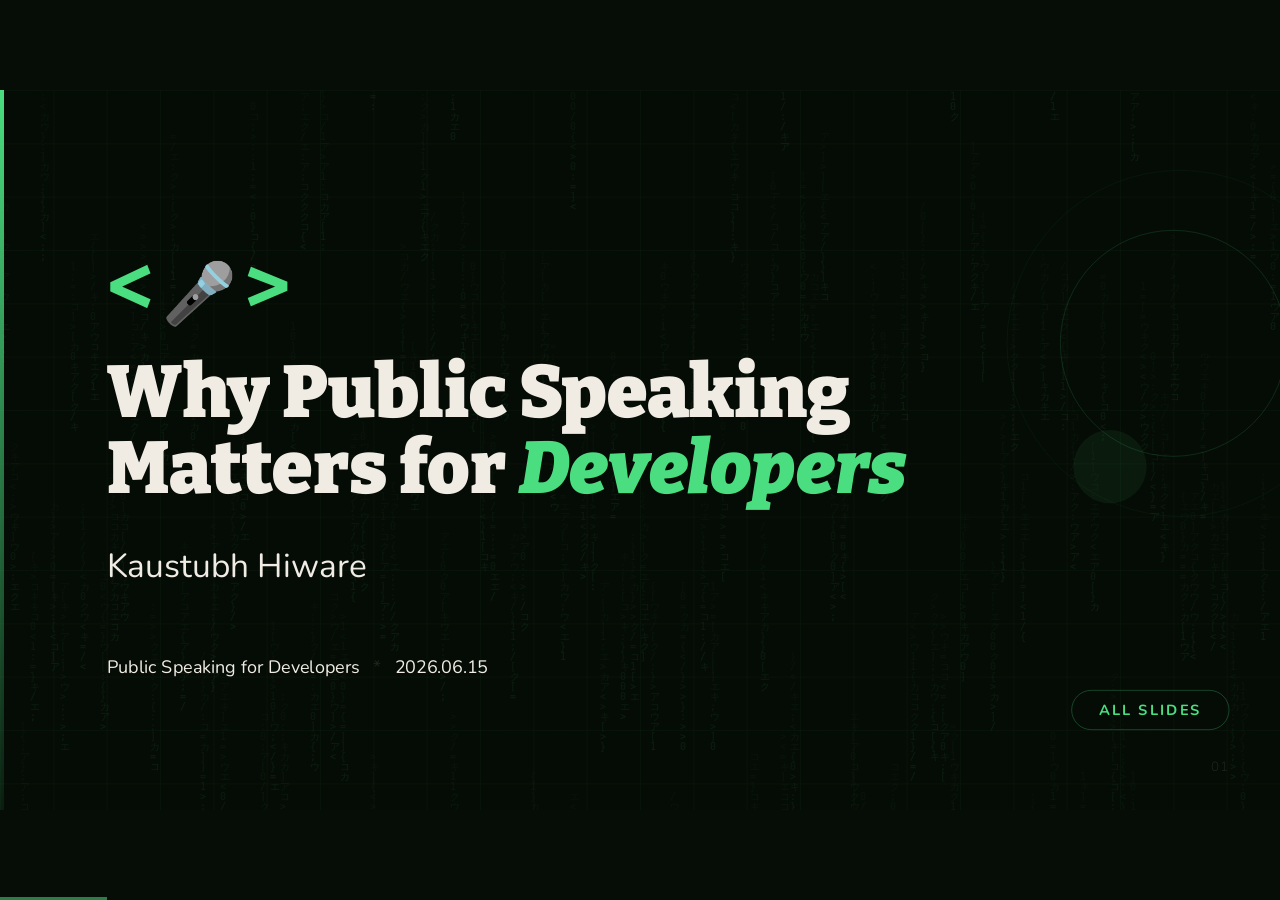
<file: opening/index.html>
<!DOCTYPE html>
<html lang="en">
<head>
<script async src="https://www.googletagmanager.com/gtag/js?id=G-PBVB5QC3KN"></script>
<script>
  window.dataLayer = window.dataLayer || [];
  function gtag(){dataLayer.push(arguments);}
  gtag('js', new Date());
  gtag('config', 'G-PBVB5QC3KN');
</script>
<meta charset="UTF-8">
<meta name="viewport" content="width=device-width, initial-scale=1.0">
<title>Why Public Speaking Matters for Developers: Kaustubh Hiware</title>
<link rel="icon" href="data:image/svg+xml,<svg xmlns='http://www.w3.org/2000/svg' viewBox='0 0 100 100'><text y='.9em' font-size='90'>🎤</text></svg>">
<link href="https://fonts.googleapis.com/css2?family=Bitter:ital,wght@0,600;0,700;0,900;1,400;1,600&family=Kalam:wght@400;700&family=Nunito:wght@300;400;500;600&display=swap" rel="stylesheet">
<link rel="stylesheet" href="styles.css">
</head>
<body>

<div class="deck-viewport">
  <main class="deck-stage" id="deckStage">

    <canvas id="matrixCanvas" class="matrix-canvas" aria-hidden="true"></canvas>

    <!-- ===========================================================
    SLIDE 01  TITLE
    ============================================================ -->
    <section class="slide active" id="slide-1" aria-label="Title">
      <div class="left-accent"></div>
      <div class="slide-inner layout-title">
        <div class="content">
          <div style="height:36px"></div>
          <div class="title-bracket-deco reveal delay-2">&lt;<span style="font-size:0.68em;vertical-align:middle">🎤</span>&gt;</div>
          <h1 class="slide-hero-title reveal delay-3">
            Why Public Speaking<br>
            Matters for <span class="accent">Developers</span>
          </h1>
          <div class="title-meta reveal" style="font-size:50px">
            <span>Kaustubh Hiware</span>
          </div>
          <div class="title-meta reveal delay-5" style="margin-top:100px">
            <span>Public Speaking for Developers</span>
            <span class="sep">*</span>
            <span>2026.06.15</span>
          </div>
        </div>
      </div>
      <div class="deco-circles" aria-hidden="true">
        <div class="deco-circle c1"></div>
        <div class="deco-circle c2"></div>
        <div class="deco-circle c3"></div>
      </div>
      <a href="../index.html" class="all-slides-btn">All slides</a>
      <div class="slide-number">01</div>
    </section>

    <!-- ===========================================================
    SLIDE 02  BENEFIT 1 - FEAR
    ============================================================ -->
    <section class="slide" id="slide-8" aria-label="Fear shrinks with practice">
      <div class="left-accent"></div>
      <div class="slide-inner layout-split">
        <div class="split-content">
          <div class="arc-tag reveal delay-1">
            <span class="arc-tag-label">1 / 7</span>
            <div class="arc-tag-line"></div>
          </div>
          <h2 class="arc-title reveal delay-2">Fear Shrinks<br>With <span class="accent">Practice</span></h2>
          <div class="formula-block reveal delay-3">
            <div class="formula-eq">QUALITY = f( K, P, T )</div>
            <div class="formula-keys">
              <div class="formula-key-item">
                <span class="formula-k">K</span>
                <span class="formula-key-label">Knowledge</span>
              </div>
              <div class="formula-key-item">
                <span class="formula-p">P</span>
                <span class="formula-key-label">Practise</span>
              </div>
              <div class="formula-key-item">
                <span class="formula-t">T</span>
                <span class="formula-key-label">Talent</span>
              </div>
            </div>
          </div>
        </div>
        <div class="split-panel split-panel--padded">
          <a class="video-link-card" href="https://www.youtube.com/watch?v=Unzc731iCUY" target="_blank" rel="noopener">
            <div class="video-play-btn">▶</div>
          </a>
        </div>
      </div>
      <div class="slide-number">02</div>
    </section>

    <!-- ============================================================
    SLIDE 03  BENEFIT 2 — CLEAR LINE OF THOUGHT
    ============================================================ -->
    <section class="slide" id="slide-4" aria-label="Benefit: clear line of thought">
      <div class="left-accent"></div>
      <div class="slide-inner layout-arc">
        <div class="arc-bg-number" aria-hidden="true">02</div>
        <div class="arc-tag reveal delay-1">
          <span class="arc-tag-label">2 / 7</span>
          <div class="arc-tag-line"></div>
        </div>
        <h2 class="arc-title reveal delay-2">A Clear Line<br>of <span class="accent">Thought</span></h2>
        <p class="arc-body reveal delay-3">
          Giving a talk forces you to organize your thoughts<br>
          and structure them for understanding.
        </p>
      </div>
      <div class="slide-number">03</div>
    </section>

    <!-- ============================================================
    SLIDE 04  BENEFIT 3 — TEACHING IS LEARNING TWICE
    ============================================================ -->
    <section class="slide" id="slide-9" aria-label="Teaching is learning twice">
      <div class="left-accent"></div>
      <div class="slide-inner layout-arc">
        <div class="arc-bg-number" aria-hidden="true">03</div>
        <div class="arc-tag reveal delay-1">
          <span class="arc-tag-label">3 / 7</span>
          <div class="arc-tag-line"></div>
        </div>
        <h2 class="arc-title reveal delay-2">Teaching Is<br><span class="accent">Learning Twice</span></h2>
        <p class="arc-body reveal delay-3">
          Explaining a familiar concept requires deep dives<br>
          on that topic, eliminate info gaps.
        </p>
      </div>
      <div class="slide-number">04</div>
    </section>

    <!-- ============================================================
    SLIDE 05  BENEFIT 4 — VISIBILITY TO LEADERSHIP
    ============================================================ -->
    <section class="slide" id="slide-10" aria-label="Visibility to leadership">
      <div class="left-accent"></div>
      <div class="slide-inner layout-arc">
        <div class="arc-bg-number" aria-hidden="true">04</div>
        <div class="arc-tag reveal delay-1">
          <span class="arc-tag-label">4 / 7</span>
          <div class="arc-tag-line"></div>
        </div>
        <h2 class="arc-title reveal delay-2"><span class="accent">Visibility</span><br>to Leadership</h2>
        <p class="arc-body reveal delay-3">
          The engineer who can present gets noticed.<br>
          Real professional consequences.
        </p>
      </div>
      <div class="slide-number">05</div>
    </section>

    <!-- ============================================================
    SLIDE 06  BENEFIT 5 — REPRESENT YOUR OWN IDEAS
    ============================================================ -->
    <section class="slide" id="slide-3" aria-label="Benefit: represent your own ideas">
      <div class="left-accent"></div>
      <div class="slide-inner layout-arc">
        <div class="arc-bg-number" aria-hidden="true">05</div>
        <div class="arc-tag reveal delay-1">
          <span class="arc-tag-label">5 / 7</span>
          <div class="arc-tag-line"></div>
        </div>
        <h2 class="arc-title reveal delay-2">Represent<br>Your Own <span class="accent">Ideas</span></h2>
        <p class="arc-body reveal delay-3">
          Be the brain and the voice.<br>Get credit for your work.
        </p>
      </div>
      <div class="slide-number">06</div>
    </section>

    <!-- ============================================================
    SLIDE 07  BENEFIT 6 — SECRET DOORS
    ============================================================ -->
    <section class="slide" id="slide-12" aria-label="Doors that don't exist from your desk">
      <div class="left-accent"></div>
      <div class="slide-inner layout-arc">
        <div class="arc-bg-number" aria-hidden="true">06</div>
        <div class="arc-tag reveal delay-1">
          <span class="arc-tag-label">6 / 7</span>
          <div class="arc-tag-line"></div>
        </div>
        <h2 class="arc-title reveal delay-2">Secret Doors<br><span class="accent">Manifest</span></h2>
        <p class="arc-body reveal delay-3">
          Opportunities appear as people remember your talk.<br>
          Private event invites, Unlisted jobs, hosting events.
        </p>
      </div>
      <div class="slide-number">07</div>
    </section>

    <!-- ============================================================
    SLIDE 08  BENEFIT 7 — CONTENT THAT OUTLIVES THE MOMENT
    ============================================================ -->
    <section class="slide" id="slide-13" aria-label="Content that outlives the moment">
      <div class="left-accent"></div>
      <div class="slide-inner layout-closing">
        <div class="arc-bg-number" aria-hidden="true">07</div>
        <div class="arc-tag reveal delay-1">
          <span class="arc-tag-label">7 / 7</span>
          <div class="arc-tag-line"></div>
        </div>
        <h2 class="closing-title reveal delay-2">
          Content that <span class="accent">outlives</span><br>the moment
        </h2>
        <p class="closing-sub reveal delay-3">
          A public talk is like SEO. Discovery happens passively.
        </p>
      </div>
      <div class="slide-number">08</div>
    </section>

    <!-- ============================================================
    SLIDE 10  STORY — DUBAI
    ============================================================ -->
    <section class="slide" id="slide-5" aria-label="Story: hackathon in Dubai">
      <div class="left-accent"></div>
      <div class="slide-inner layout-split">
        <div class="split-content">
          <div class="story-tag reveal delay-1">
            <div class="section-tag">Kaustubh's experience</div>
          </div>
          <h2 class="story-title reveal delay-2">Hackathon<br>in Dubai</h2>
          <ul class="story-points">
            <li class="story-point reveal delay-3">Second prize 🥈</li>
            <li class="story-point reveal delay-4">Meet the best hackers from around the world</li>
            <li class="story-point reveal delay-5">Represent your university</li>
          </ul>
        </div>
        <div class="split-panel">
          <img src="./images/dubai.png" alt="Dubai Hackathon" class="story-image reveal delay-2">
        </div>
      </div>
      <div class="slide-number">10</div>
    </section>

    <!-- ============================================================
    SLIDE 11  STORY — AMSTERDAM
    ============================================================ -->
    <section class="slide" id="slide-6" aria-label="Story: conference in Amsterdam">
      <div class="left-accent"></div>
      <div class="slide-inner layout-split">
        <div class="split-content">
          <div class="story-tag reveal delay-1">
            <div class="section-tag">Kaustubh's experience</div>
          </div>
          <h2 class="story-title reveal delay-2">Conference<br>in Amsterdam</h2>
          <ul class="story-points">
            <li class="story-point reveal delay-3">Learn from other sub-industries in Tech</li>
            <li class="story-point reveal delay-4">Personal branding</li>
          </ul>
        </div>
        <div class="split-panel">
          <img src="./images/amsterdam.png" alt="Amsterdam Conference" class="story-image reveal delay-2">
        </div>
      </div>
      <div class="slide-number">11</div>
    </section>

    <!-- ============================================================
    SLIDE 12  IMPACT — COST
    ============================================================ -->
    <section class="slide" id="slide-7" aria-label="Both were free">
      <div class="left-accent"></div>
      <div class="slide-inner layout-impact">
        <h2 class="impact-headline reveal delay-1">
          Oh, and both<br>✈️ were <span class="accent">free</span> 🏨
        </h2>
        <p class="impact-sub reveal delay-3">
          <strong>Flights paid for.</strong>&nbsp;&nbsp;<strong>Hotel paid for.</strong>&nbsp;<strong>Food paid for.</strong>
        </p>
      </div>
      <div class="slide-number">12</div>
    </section>

    <!-- ============================================================
    SLIDE 13  END — TITLE REPRISE + RESTART
    ============================================================ -->
    <section class="slide" id="slide-end" aria-label="End — title reprise">
      <div class="left-accent"></div>
      <div class="slide-inner layout-title">
        <div class="content">
          <div style="height:36px"></div>
          <div class="title-bracket-deco reveal delay-2">&lt;<span style="font-size:0.68em;vertical-align:middle">🎤</span>&gt;</div>
          <h1 class="slide-hero-title reveal delay-3">
            Why Public Speaking<br>
            Matters for <span class="accent">Developers</span>
          </h1>
          <div class="title-meta reveal" style="font-size:50px">
            <span>Kaustubh Hiware</span>
          </div>
          <div class="title-meta reveal delay-5" style="margin-top:100px">
            <span>Public Speaking for Developers</span>
            <span class="sep">*</span>
            <span>2026.06.15</span>
          </div>
        </div>
        <button class="restart-btn reveal delay-6" onclick="deck.show(0)">↩ Restart</button>
      </div>
      <div class="deco-circles" aria-hidden="true">
        <div class="deco-circle c1"></div>
        <div class="deco-circle c2"></div>
        <div class="deco-circle c3"></div>
      </div>
      <a href="../index.html" class="all-slides-btn">All slides</a>
      <div class="slide-number">13</div>
    </section>

  </main>
</div>

<div class="progress-bar" id="progressBar"></div>

<script src="main.js"></script>
</body>
</html>
</file>
<file: opening/styles.css>
/* ================================================
   CSS CUSTOM PROPERTIES
   Palette from event poster: dark green base,
   bright green accent, warm chalk text
   ================================================ */
:root {
    --bg:           #060d06;
    --bg-elevated:  #0c1a0c;
    --green:        #4ade80;
    --green-dim:    rgba(74, 222, 128, 0.22);
    --green-faint:  rgba(74, 222, 128, 0.07);
    --chalk:        #f0ece4;
    --chalk-dim:    #f0ece4;
    --chalk-faint:  rgba(240, 236, 228, 0.11);

    --font-serif: 'Bitter', Georgia, serif;
    --font-hand:  'Kalam', cursive;
    --font-sans:  'Nunito', sans-serif;

    --ease-expo: cubic-bezier(0.16, 1, 0.3, 1);
    --stage-bg: #060d06;
}

/* ================================================
    RESET
    ================================================ */
*, *::before, *::after { margin: 0; padding: 0; box-sizing: border-box; }

/* ================================================
    VIEWPORT BASE — fixed 1920×1080 stage
    ================================================ */
html, body {
    width: 100%; height: 100%;
    overflow: hidden;
    background: var(--stage-bg);
}

.deck-viewport {
    position: fixed; inset: 0;
    overflow: hidden;
    background: var(--stage-bg);
}

.deck-stage {
    position: absolute;
    left: 0; top: 0;
    width: 1920px; height: 1080px;
    overflow: hidden;
    transform-origin: 0 0;
    background: var(--bg);
}

.slide {
    position: absolute; inset: 0;
    width: 1920px; height: 1080px;
    overflow: hidden;
    display: block;
    visibility: hidden;
    opacity: 0;
    pointer-events: none;
    background: transparent;  /* lets deck-stage bg + canvas show through */
}

.slide.active, .slide.visible {
    visibility: visible;
    opacity: 1;
    pointer-events: auto;
    z-index: 1;
}

img, video, canvas, svg { max-width: 100%; max-height: 100%; }
@media print {
    html, body { width: 1920px; height: auto; overflow: visible; background: #fff; }
    .deck-viewport { position: static; overflow: visible; }
    .deck-stage { position: static; width: auto; height: auto; transform: none !important; }
    .slide { position: relative; display: block !important; visibility: visible !important; opacity: 1 !important; pointer-events: auto !important; width: 1920px; height: 1080px; break-after: page; background: var(--bg); }
    .slide:last-child { break-after: auto; }
    .matrix-canvas, .deck-controls { display: none !important; }
}

@media (prefers-reduced-motion: reduce) {
    *, *::before, *::after { animation-duration: 0.01ms !important; transition-duration: 0.2s !important; }
}

/* ================================================
    MATRIX CANVAS — shared behind all slides
    ================================================ */
.matrix-canvas {
    position: absolute; inset: 0;
    width: 1920px; height: 1080px;
    pointer-events: none;
    z-index: 0;
    opacity: 0.09;
}

/* ================================================
   SLIDE GRID TEXTURE — subtle green gridlines
   ================================================ */
.slide::before {
    content: '';
    position: absolute; inset: 0;
    background-image:
        linear-gradient(rgba(74,222,128,0.03) 1px, transparent 1px),
        linear-gradient(90deg, rgba(74,222,128,0.03) 1px, transparent 1px);
    background-size: 80px 80px;
    pointer-events: none;
    z-index: 0;
}

/* ================================================
    SLIDE INNER — positions content above bg effects
    ================================================ */
.slide-inner {
    position: relative;
    z-index: 1;
    width: 100%; height: 100%;
}

/* ================================================
    SHARED DECORATIVE PIECES
    ================================================ */
.left-accent {
    position: absolute;
    left: 0; top: 0; bottom: 0;
    width: 6px;
    background: linear-gradient(to bottom, var(--green), rgba(74,222,128,0.08));
    z-index: 2;
}

.slide-number {
    position: absolute;
    bottom: 52px; right: 76px;
    font-family: var(--font-sans);
    font-weight: 300;
    font-size: 20px;
    letter-spacing: 0.1em;
    color: var(--chalk-faint);
    z-index: 10;
    pointer-events: none;
}

.section-tag {
    display: inline-flex;
    align-items: center;
    gap: 12px;
    font-family: var(--font-sans);
    font-weight: 600;
    font-size: 20px;
    letter-spacing: 0.2em;
    text-transform: uppercase;
    color: var(--green);
}
.section-tag::before {
    content: '';
    width: 8px; height: 8px;
    border-radius: 50%;
    background: var(--green);
    flex-shrink: 0;
}

/* ================================================
    REVEAL ANIMATIONS
    ================================================ */
.reveal {
    opacity: 0;
    transform: translateY(26px);
    transition: opacity 0.65s var(--ease-expo), transform 0.65s var(--ease-expo);
}

.reveal-left {
    opacity: 0;
    transform: translateX(-28px);
    transition: opacity 0.65s var(--ease-expo), transform 0.65s var(--ease-expo);
}

.slide.visible .reveal,
.slide.visible .reveal-left {
    opacity: 1;
    transform: none;
}
.delay-1 { transition-delay: 0.06s; }
.delay-2 { transition-delay: 0.16s; }
.delay-3 { transition-delay: 0.28s; }
.delay-4 { transition-delay: 0.40s; }
.delay-5 { transition-delay: 0.52s; }
.delay-6 { transition-delay: 0.64s; }

/* ================================================
    LAYOUT: TITLE SLIDE
    ================================================ */
.layout-title {
    display: flex;
    align-items: center;
    padding: 0 160px;
    height: 100%;
    position: relative;
}

.layout-title .content { max-width: 1220px; }

.title-bracket-deco {
    font-family: var(--font-serif);
    font-weight: 700;
    font-size: 132px;
    color: var(--green);
    letter-spacing: 0.08em;
    line-height: 1;
    margin-bottom: 32px;
    opacity: 0.75;
}
.slide-hero-title {
    font-family: var(--font-serif);
    font-weight: 900;
    font-size: 110px;
    line-height: 1.05;
    color: var(--chalk);
    margin-bottom: 52px;
}

.accent { color: var(--green); font-style: italic; }

.title-meta {
    display: flex;
    align-items: center;
    gap: 20px;
    font-family: var(--font-sans);
    font-size: 27px;
    color: var(--chalk-dim);
}

.title-meta .sep { color: var(--chalk-faint); }

/* Decorative circles — top-right */
.deco-circles {
    position: absolute;
    right: 0; top: 0; bottom: 0;
    width: 580px;
    pointer-events: none;
    overflow: hidden;
}

.deco-circle {
    position: absolute;
    border-radius: 50%;
    border: 1px solid var(--green-faint);
}
.c1 { width: 520px; height: 520px; top: 120px; right: -110px; }
.c2 { width: 340px; height: 340px; top: 210px; right: -10px; border-color: var(--green-dim); border-width: 0.5px; }
.c3 { width: 110px; height: 110px; top: 510px; right: 200px; background: var(--green-faint); border: none; }

/* ================================================
    LAYOUT: ARC POINT (content arc slides 3–4, 8–12)
    ================================================ */
.layout-arc {
    display: flex;
    flex-direction: column;
    justify-content: center;
    padding: 0 160px;
    height: 100%;
    position: relative;
}

.arc-bg-number {
    position: absolute;
    right: 80px;
    top: 50%;
    transform: translateY(-50%);
    font-family: var(--font-serif);
    font-weight: 900;
    font-size: 380px;
    line-height: 1;
    color: rgba(74,222,128,0.04);
    pointer-events: none;
    user-select: none;
}

.arc-tag {
    display: flex;
    align-items: center;
    gap: 16px;
    margin-bottom: 44px;
}

.arc-tag-label {
    font-family: var(--font-sans);
    font-weight: 600;
    font-size: 20px;
    letter-spacing: 0.18em;
    text-transform: uppercase;
    color: var(--green);
}

.arc-tag-line {
    width: 50px; height: 1.5px;
    background: var(--green);
    opacity: 0.35;
}

.arc-title {
    font-family: var(--font-serif);
    font-weight: 700;
    font-size: 90px;
    line-height: 1.07;
    color: var(--chalk);
    max-width: 1100px;
    margin-bottom: 36px;
}
.arc-body {
    font-family: var(--font-sans);
    font-weight: 300;
    font-size: 38px;
    line-height: 1.65;
    color: var(--chalk-dim);
    max-width: 880px;
}

/* ================================================
    LAYOUT: SPLIT (story + formula slides)
    ================================================ */
.layout-split {
    display: grid;
    grid-template-columns: 40% 60%;
    height: 100%;
}
.split-content {
    display: flex;
    flex-direction: column;
    justify-content: center;
    padding: 80px 60px 80px 160px;
    position: relative;
    z-index: 1;
}
.story-tag { margin-bottom: 42px; }
.story-title {
    font-family: var(--font-serif);
    font-weight: 900;
    font-size: 88px;
    line-height: 1.05;
    color: var(--chalk);
    margin-bottom: 52px;
}
.story-points {
    list-style: none;
    display: flex;
    flex-direction: column;
    gap: 22px;
}
.story-point {
    display: flex;
    align-items: flex-start;
    gap: 18px;
    font-family: var(--font-sans);
    font-weight: 300;
    font-size: 36px;
    color: var(--chalk-dim);
    line-height: 1.45;
}
.story-point::before {
    content: '›';
    color: var(--green);
    font-size: 38px;
    font-weight: 600;
    flex-shrink: 0;
    line-height: 1.3;
}
.split-panel {
    background: var(--bg-elevated);
    border-left: 1px solid var(--green-faint);
    display: flex;
    flex-direction: column;
    align-items: center;
    justify-content: center;
    position: relative;
    overflow: hidden;
}
.split-panel::before {
    content: '';
    position: absolute; inset: 0;
    background: radial-gradient(ellipse at 50% 30%, rgba(74,222,128,0.07) 0%, transparent 70%);
    pointer-events: none;
}
.split-panel--padded { padding: 50px 40px; }

/* ================================================
    LAYOUT: IMPACT (single punchline)
    ================================================ */
.layout-impact {
    display: flex;
    flex-direction: column;
    align-items: center;
    justify-content: center;
    text-align: center;
    padding: 0 160px;
    height: 100%;
}

.impact-headline {
    font-family: var(--font-serif);
    font-weight: 900;
    font-size: 132px;
    line-height: 1.04;
    color: var(--chalk);
    margin-bottom: 36px;
}

.impact-sub {
    font-family: var(--font-sans);
    font-weight: 300;
    font-size: 44px;
    color: var(--chalk-dim);
    line-height: 1.5;
}
.impact-sub strong { color: var(--chalk); font-weight: 500; }

/* ================================================
    LAYOUT: CLOSING
    ================================================ */
.layout-closing {
    display: flex;
    flex-direction: column;
    align-items: flex-start;
    justify-content: center;
    padding: 0 160px;
    height: 100%;
    position: relative;
}

.closing-title {
    font-family: var(--font-serif);
    font-weight: 900;
    font-size: 100px;
    line-height: 1.07;
    color: var(--chalk);
    max-width: 1200px;
    margin-bottom: 40px;
}

.closing-sub {
    font-family: var(--font-sans);
    font-weight: 300;
    font-size: 36px;
    color: var(--chalk-dim);
    max-width: 960px;
    line-height: 1.65;
    margin-bottom: 60px;
}

.formula-block {
    margin-top: 40px;
}

.formula-eq {
    font-family: var(--font-sans);
    font-weight: 600;
    font-size: 32px;
    letter-spacing: 0.08em;
    color: var(--chalk);
    margin-bottom: 24px;
}

.formula-keys {
    display: flex;
    align-items: flex-end;
    gap: 36px;
}

.formula-key-item {
    display: flex;
    flex-direction: column;
    align-items: center;
    gap: 10px;
}

.formula-k {
    font-family: var(--font-serif);
    font-weight: 900;
    font-size: 96px;
    line-height: 1;
    color: var(--green);
}

.formula-p {
    font-family: var(--font-serif);
    font-weight: 900;
    font-size: 72px;
    line-height: 1;
    color: var(--chalk);
}

.formula-t {
    font-family: var(--font-serif);
    font-weight: 700;
    font-size: 48px;
    line-height: 1;
    color: var(--chalk-dim);
}

.formula-key-label {
    font-family: var(--font-sans);
    font-weight: 300;
    font-size: 20px;
    letter-spacing: 0.08em;
    color: var(--chalk-dim);
    text-transform: uppercase;
}

.video-link-card {
    display: block;
    width: 100%;
    height: auto;
    aspect-ratio: 16 / 9;
    border-radius: 8px;
    position: relative;
    z-index: 1;
    text-decoration: none;
    cursor: pointer;
    overflow: hidden;
    background-image: url('https://img.youtube.com/vi/Unzc731iCUY/maxresdefault.jpg');
    background-size: cover;
    background-position: center;
    border: 1px solid rgba(74,222,128,0.25);
    transition: border-color 0.2s ease;
}

.video-link-card::before {
    content: '';
    position: absolute;
    inset: 0;
    background: rgba(0,0,0,0.45);
    transition: background 0.2s ease;
}

.video-link-card:hover { border-color: rgba(74,222,128,0.6); }
.video-link-card:hover::before { background: rgba(0,0,0,0.3); }
.video-play-btn {
    position: absolute;
    top: 50%; left: 50%;
    transform: translate(-50%, -50%);
    width: 72px; height: 72px;
    border-radius: 50%;
    background: rgba(255,255,255,0.92);
    display: none;
    font-size: 28px;
    color: #060d06;
    padding-left: 5px;
    transition: transform 0.2s ease, background 0.2s ease;
}

.video-link-card:hover .video-play-btn {
    transform: translate(-50%, -50%) scale(1.1);
    background: #fff;
}

.story-image {
    width: 100%;
    height: auto;
    object-fit: contain;
    border-radius: 0;
    position: relative;
    z-index: 1;
}

/* ================================================
    RESTART BUTTON — last slide, bottom-center
    ================================================ */
@keyframes restart-pulse {
    0%   { box-shadow: 0 0 0 0 rgba(74,222,128,0.55); }
    70%  { box-shadow: 0 0 0 28px rgba(74,222,128,0); }
    100% { box-shadow: 0 0 0 0 rgba(74,222,128,0); }
}

.restart-btn {
    position: absolute;
    bottom: 90px;
    left: 50%;
    transform: translateX(-50%);
    background: transparent;
    border: 2px solid var(--green);
    color: var(--green);
    font-family: var(--font-sans);
    font-weight: 700;
    font-size: 36px;
    letter-spacing: 0.15em;
    text-transform: uppercase;
    padding: 28px 80px;
    border-radius: 999px;
    cursor: pointer;
    white-space: nowrap;
    animation: restart-pulse 2s ease-out infinite;
    transition: background 0.2s ease, color 0.2s ease;
}

.restart-btn:hover {
    background: var(--green);
    color: var(--bg);
    animation: none;
}

.all-slides-btn {
    position: absolute;
    bottom: 120px;
    right: 76px;
    z-index: 10;
    font-family: var(--font-sans);
    font-weight: 700;
    font-size: 22px;
    letter-spacing: 0.15em;
    text-transform: uppercase;
    color: var(--green);
    border: 1.5px solid rgba(74,222,128,0.4);
    padding: 14px 40px;
    border-radius: 999px;
    text-decoration: none;
    transition: background 0.2s ease, color 0.2s ease, border-color 0.2s ease;
}
.all-slides-btn:hover {
    background: var(--green);
    color: var(--bg);
    border-color: var(--green);
}

/* ================================================
    PROGRESS BAR — outside stage, full viewport width
    ================================================ */
.progress-bar {
    position: fixed;
    bottom: 0; left: 0;
    height: 3px;
    background: var(--green);
    transition: width 0.4s var(--ease-expo);
    z-index: 2000;
    opacity: 0.55;
}
</file>
